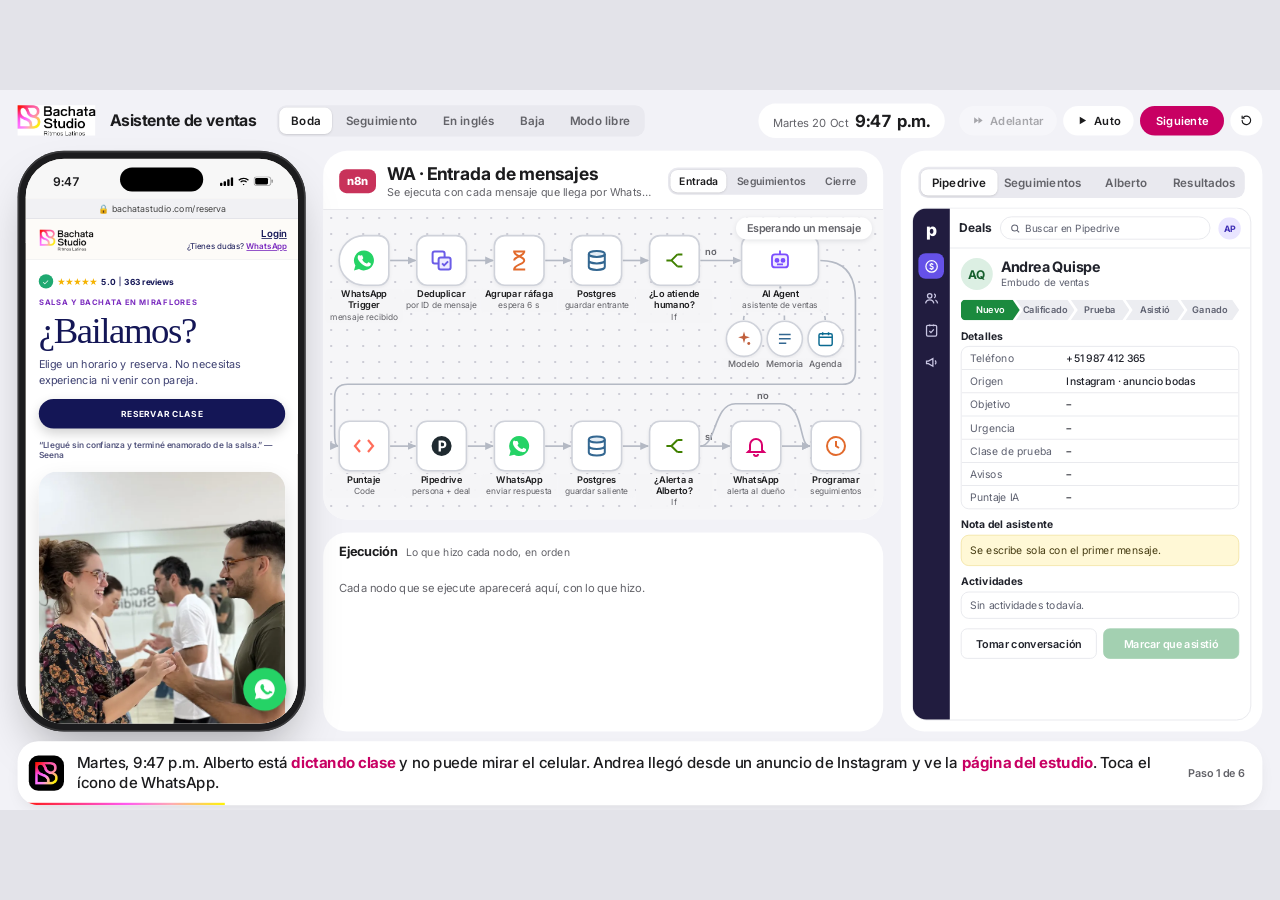
<file: demo/index.html>
<!doctype html>
<html lang="es">
<head>
<meta charset="utf-8">
<meta name="viewport" content="width=device-width, initial-scale=1">
<title>Demo Bachata Studio</title>
<link rel="preconnect" href="https://fonts.googleapis.com">
<link rel="preconnect" href="https://fonts.gstatic.com" crossorigin>
<link href="https://fonts.googleapis.com/css2?family=Inter:wght@400;500;600;700;800&family=Inter+Tight:wght@700;800&display=swap" rel="stylesheet">
<link rel="stylesheet" href="css/base.css">
<link rel="stylesheet" href="css/telefono.css">
<link rel="stylesheet" href="css/flujo.css">
<link rel="stylesheet" href="css/paneles.css">
<link rel="stylesheet" href="css/web.css">
</head>
<body>
<div class="viewport"><div class="stage" id="stage">

<header class="top">
  <img class="logo" src="img/logo.png" alt="Bachata Studio, Ritmos Latinos">
  <h1>Asistente de ventas</h1>
  <div class="seg scns" id="scns" role="group" aria-label="Escenarios"></div>
  <div class="clock" id="clock" title="Reloj de la demo"><span class="d" id="clockD">–</span><span class="t" id="clockT">–</span></div>
  <div class="ctrls">
    <button class="cbtn" id="btnFF" title="Adelantar el reloj al siguiente envío programado (F)">
      <svg viewBox="0 0 24 24" fill="currentColor"><path d="M4 6l8 6-8 6zM12 6l8 6-8 6z"/></svg>Adelantar</button>
    <button class="cbtn" id="btnAuto" title="Reproducir el escenario solo">
      <svg viewBox="0 0 24 24" fill="currentColor"><path d="M7 5l12 7-12 7z"/></svg><span>Auto</span></button>
    <button class="cbtn primary" id="btnNext" title="Siguiente paso (Espacio)">Siguiente</button>
    <button class="cbtn icon" id="btnReset" title="Reiniciar" aria-label="Reiniciar">
      <svg viewBox="0 0 24 24" fill="none" stroke="currentColor" stroke-width="2.2" stroke-linecap="round"><path d="M4 12a8 8 0 1 0 2.4-5.7M4 4v4h4"/></svg></button>
  </div>
</header>

<main class="main">

  <section aria-label="WhatsApp del prospecto">
    <div class="phone">
      <div class="screen">
        <div class="sbar"><span id="sbTime">9:41</span><span class="ic">
          <svg width="17" height="11" viewBox="0 0 17 11" fill="#000"><rect x="0" y="7" width="3" height="4" rx="1"/><rect x="4.5" y="5" width="3" height="6" rx="1"/><rect x="9" y="2.5" width="3" height="8.5" rx="1"/><rect x="13.5" y="0" width="3" height="11" rx="1"/></svg>
          <svg width="15" height="11" viewBox="0 0 15 11" fill="#000"><path d="M7.5 2.2c2.1 0 4 .8 5.5 2.2l1.1-1.1A9.3 9.3 0 0 0 7.5.6 9.3 9.3 0 0 0 .9 3.3L2 4.4a7.7 7.7 0 0 1 5.5-2.2zm0 3.2c1.2 0 2.3.5 3.2 1.3l1.1-1.1a6.1 6.1 0 0 0-8.6 0l1.1 1.1c.9-.8 2-1.3 3.2-1.3zm0 3.2c.4 0 .8.2 1.1.4L7.5 10.1 6.4 9c.3-.2.7-.4 1.1-.4z"/></svg>
          <svg width="25" height="12" viewBox="0 0 25 12"><rect x=".5" y=".5" width="21" height="11" rx="3" fill="none" stroke="#000" opacity=".4"/><rect x="2" y="2" width="16" height="8" rx="1.6" fill="#000"/><rect x="22.5" y="4" width="1.6" height="4" rx=".8" fill="#000" opacity=".4"/></svg></span></div>
        <div class="wa-h">
          <svg class="back" viewBox="0 0 24 24" fill="none" stroke="currentColor" stroke-width="2.4" stroke-linecap="round"><path d="M15 5l-7 7 7 7"/></svg>
          <div class="wa-av"><img src="img/marca.png" alt=""></div>
          <div><b>Bachata Studio <svg viewBox="0 0 24 24"><path fill="#00A884" d="M12 1.5l2.6 1.9 3.2-.1 1 3 2.6 1.9-1 3.1 1 3.1-2.6 1.9-1 3-3.2-.1L12 22.5l-2.6-1.9-3.2.1-1-3L2.6 15.8l1-3.1-1-3.1 2.6-1.9 1-3 3.2.1z"/><path d="M8 12.2l2.7 2.7L16.3 9" fill="none" stroke="#fff" stroke-width="2"/></svg></b><small id="leadLbl">Cuenta de empresa</small></div>
        </div>
        <div class="wa-chat" id="waChat" aria-live="polite"></div>
        <div class="web" id="webView"></div>
        <div class="mp" id="mpView" hidden></div>
        <button class="fab" id="waFab" type="button" aria-label="Abrir WhatsApp"><svg viewBox="0 0 24 24"><path fill="#fff" d="M12 2a10 10 0 0 0-8.6 15.1L2 22l5-1.3A10 10 0 1 0 12 2zm5.2 14.1c-.2.6-1.2 1.2-1.7 1.2-.4.1-1 .1-1.6-.1-3-1.2-4.9-4.2-5.1-4.4-.1-.2-1.2-1.6-1.2-3s.8-2.1 1-2.4c.3-.3.6-.3.8-.3h.6c.2 0 .4 0 .6.5l.8 1.9c.1.2.1.4 0 .6l-.4.6c-.1.2-.3.3-.1.6.2.3.8 1.3 1.7 2.1 1.2 1 2.1 1.3 2.4 1.5.3.1.5.1.7-.1l.9-1c.2-.3.4-.2.6-.1l1.8.9c.3.1.5.2.5.4 0 .2 0 .7-.3 1.1z"/></svg></button>
        <form class="wa-in" id="waForm" autocomplete="off">
          <div class="box"><input id="waInput" placeholder="Escribe como prospecto" aria-label="Escribir como prospecto"></div>
          <button class="send" type="submit" aria-label="Enviar"><svg viewBox="0 0 24 24" fill="currentColor"><path d="M3 20.5l18-8.5L3 3.5l2.2 7.1L14 12l-8.8 1.4z"/></svg></button>
        </form>
      </div>
    </div>
  </section>

  <section class="center" aria-label="Cómo funciona">
    <div class="panel editor">
      <div class="ed-h">
        <span class="n8n" aria-hidden="true">n8n</span>
        <div class="ed-t"><h2 id="wfName">Mensaje nuevo</h2><div class="sub" id="wfSub">–</div></div>
        <div class="seg wf-tabs" id="wfTabs" role="tablist" aria-label="Workflows"></div>
      </div>
      <div class="canvas-wrap"><div class="canvas" id="canvas"></div><span class="status" id="execMeta">Esperando un mensaje</span></div>
    </div>
    <div class="panel exec">
      <div class="ex-h"><h3>Ejecución</h3><span class="sub">Lo que hizo cada nodo, en orden</span></div>
      <ol class="log" id="log"></ol>
    </div>
  </section>

  <section class="panel" aria-label="CRM y seguimiento">
    <div class="panel-h">
      <div class="seg" id="rTabs" role="tablist" aria-label="Paneles">
        <button role="tab" data-rp="crm" aria-selected="true">Pipedrive<i class="badge" id="bdg-crm"></i></button>
        <button role="tab" data-rp="seg" aria-selected="false">Seguimientos<i class="badge" id="bdg-seg"></i></button>
        <button role="tab" data-rp="owner" aria-selected="false">Alberto<i class="badge" id="bdg-owner"></i></button>
        <button role="tab" data-rp="funnel" aria-selected="false">Resultados<i class="badge" id="bdg-funnel"></i></button>
      </div>
    </div>
    <div class="pane on" id="rp-crm"></div>
    <div class="pane" id="rp-seg"></div>
    <div class="pane" id="rp-owner"></div>
    <div class="pane" id="rp-funnel"></div>
  </section>
</main>

<footer class="cap">
  <span class="app"><img src="img/marca.png" alt=""></span>
  <span class="txt" id="capTxt">–</span>
  <span class="stepn" id="capStep">–</span>
  <i class="progress" id="capProg"></i>
</footer>

</div></div>
<script src="js/config.js"></script>
<script src="js/agente.js"></script>
<script src="js/demo.js"></script>
</body>
</html>
</file>
<file: demo/css/base.css>
/* Tokens, lienzo, barra superior, columnas y narración */
:root{
  /* Paleta iOS + tinte de la marca */
  --bg:#F2F2F7;--card:#FFFFFF;--fill:#F2F2F7;--fill2:#E9E9EF;
  --label:#1C1C1E;--label2:#636369;--label3:#76767C;--sep:#E5E5EA;
  --tint:#C80063;--tint-soft:#FFEAF4;
  --green:#34C759;--green-ink:#187A33;--orange:#FF9500;--blue:#0062CC;--red:#FF3B30;
  --marca:linear-gradient(120deg,#FD1405 0%,#FF3D8B 30%,#FF59EF 52%,#FEABB5 74%,#FEF305 100%);
  --wa:#00A884;--wa-out:#D9FDD3;--wa-bg:#EFEAE2;--wa-link:#027EB5;
  --sf:-apple-system,BlinkMacSystemFont,"SF Pro Text","SF Pro Display","Inter","Segoe UI",system-ui,sans-serif;
  --r-xl:30px;--r-l:22px;--r-m:16px;--r-s:12px;
}
*{box-sizing:border-box;margin:0;padding:0}
html,body{height:100%;background:#E3E3E9;overflow:hidden}
body{font-family:var(--sf);color:var(--label);-webkit-font-smoothing:antialiased;font-size:14px;letter-spacing:-.005em}
button{font-family:inherit;color:inherit}
button:focus-visible{outline:3px solid var(--blue);outline-offset:2px}
.viewport{position:fixed;inset:0;display:flex;align-items:center;justify-content:center}
.stage{width:1600px;height:900px;flex:none;position:relative;transform-origin:center center;background:var(--bg);
  display:grid;grid-template-rows:76px 1fr 92px;padding:0 22px;overflow:hidden}

/* ---------- barra superior ---------- */
.top{display:flex;align-items:center;gap:18px;white-space:nowrap}
.top .logo{height:38px}
.top h1{font-size:20px;font-weight:700;letter-spacing:-.02em}
.seg{display:inline-flex;background:var(--fill2);border-radius:12px;padding:3px;gap:2px}
.seg button{border:0;background:transparent;border-radius:9px;padding:8px 15px;font-size:14.5px;font-weight:600;color:var(--label2);cursor:pointer;position:relative;transition:background .2s,color .2s}
.seg button[aria-pressed="true"],.seg button[aria-selected="true"]{background:#fff;color:var(--label);box-shadow:0 1px 3px rgba(0,0,0,.12),0 0 0 .5px rgba(0,0,0,.04)}
.seg .badge{position:absolute;top:3px;right:5px;width:7px;height:7px;border-radius:50%;background:var(--tint);display:none}
.seg .badge.on{display:block}
.scns{margin-left:8px}
.clock{margin-left:auto;display:flex;align-items:baseline;gap:8px;background:var(--card);border-radius:999px;padding:9px 18px}
.clock .d{font-size:14px;color:var(--label2);text-transform:capitalize}
.clock .t{font-size:21px;font-weight:700;font-variant-numeric:tabular-nums;letter-spacing:-.02em}
.clock.ff{animation:ffpulse .5s ease-in-out infinite alternate}
@keyframes ffpulse{to{box-shadow:0 0 0 4px rgba(255,149,0,.35)}}
.ctrls{display:flex;gap:8px}
.cbtn{display:inline-flex;align-items:center;gap:7px;border:0;border-radius:999px;padding:10px 16px;font-size:14px;font-weight:600;cursor:pointer;background:var(--card);color:var(--label)}
.cbtn.icon{padding:10px;width:40px;justify-content:center}
.cbtn svg{width:16px;height:16px}
.cbtn.primary{background:var(--tint);color:#fff;padding:10px 20px}
.cbtn:disabled{opacity:.35;cursor:default}

/* ---------- cuerpo ---------- */
.main{display:grid;grid-template-columns:360px 700px 1fr;gap:22px;min-height:0;padding-bottom:6px}
.main > *{min-height:0}
.panel{background:var(--card);border-radius:var(--r-xl);display:flex;flex-direction:column;min-height:0;overflow:hidden}
.panel-h{padding:20px 22px 12px;display:flex;align-items:center;gap:12px}
.panel-h h2{font-size:24px;font-weight:700;letter-spacing:-.025em}
.panel-h .sub{font-size:13px;color:var(--label2);margin-top:2px}
.pane{flex:1;overflow-y:auto;min-height:0;display:none;padding:0 18px 18px}
.pane.on{display:block}
.pane::-webkit-scrollbar{width:0}

/* ---------- narración ---------- */
.cap{align-self:center;display:flex;align-items:center;gap:16px;background:var(--card);border-radius:26px;padding:14px 22px 14px 14px;position:relative;overflow:hidden;
  box-shadow:0 8px 24px -12px rgba(0,0,0,.18)}
.cap .app{width:44px;height:44px;border-radius:12px;background:#000;display:grid;place-items:center;flex:none}
.cap .app img{width:28px;height:28px}
.cap .stepn{font-size:13.5px;color:var(--label2);font-weight:600;white-space:nowrap}
.cap .txt{font-size:19px;font-weight:500;line-height:1.35;flex:1;letter-spacing:-.01em}
.cap .txt b{font-weight:700;color:var(--tint)}
.progress{position:absolute;left:0;bottom:0;height:3px;background:var(--marca);transition:width .3s}

@media (prefers-reduced-motion: reduce){*{animation:none!important;transition:none!important}}
</file>
<file: demo/css/telefono.css>
/* iPhone del prospecto con el chat de WhatsApp */
/* ---------- iPhone del prospecto ---------- */
.phone{width:100%;height:100%;border-radius:58px;background:#1C1C1E;padding:10px;position:relative;
  box-shadow:0 0 0 2px #3A3A3C inset,0 30px 60px -20px rgba(0,0,0,.35)}
.phone::before{content:"";position:absolute;top:21px;left:50%;width:104px;height:30px;margin-left:-52px;background:#000;border-radius:20px;z-index:3}
.screen{width:100%;height:100%;border-radius:48px;overflow:hidden;display:flex;flex-direction:column;background:var(--wa-bg)}
.sbar{height:50px;background:#F7F7F7;display:flex;justify-content:space-between;align-items:center;padding:6px 30px 0 34px;font-size:15px;font-weight:600;font-variant-numeric:tabular-nums}
.sbar .ic{display:flex;gap:5px;align-items:center}
.wa-h{background:#F7F7F7;display:flex;align-items:center;gap:10px;padding:6px 14px 10px 10px;border-bottom:.5px solid #D9D9DE}
.wa-h .back{width:20px;height:20px;color:var(--blue)}
.wa-av{width:38px;height:38px;border-radius:50%;background:#000;display:grid;place-items:center;overflow:hidden;flex:none}
.wa-av img{width:25px;height:25px}
.wa-h b{font-size:15.5px;font-weight:600;display:flex;align-items:center;gap:4px}
.wa-h b svg{width:15px;height:15px}
.wa-h small{display:block;font-size:12px;color:var(--label2);margin-top:1px}
.wa-chat{flex:1;overflow-y:auto;padding:12px 12px 8px;display:flex;flex-direction:column;gap:4px;scroll-behavior:smooth;
  background-color:var(--wa-bg);background-image:radial-gradient(rgba(0,0,0,.03) 1px,transparent 1.2px);background-size:14px 14px}
.wa-chat::-webkit-scrollbar{width:0}
.chip{align-self:center;background:rgba(255,255,255,.92);color:var(--label2);font-size:12px;font-weight:500;padding:5px 12px;border-radius:999px;margin:8px 0 6px;text-transform:capitalize}
.b{max-width:84%;padding:8px 11px 5px 12px;border-radius:18px;font-size:14.2px;line-height:1.36;position:relative;word-wrap:break-word;animation:pop .25s ease-out}
@keyframes pop{from{opacity:0;transform:translateY(6px) scale(.97)}to{opacity:1;transform:none}}
.b.me{align-self:flex-end;background:var(--wa-out);border-bottom-right-radius:6px}
.b.them{align-self:flex-start;background:#fff;border-bottom-left-radius:6px}
.b .meta{float:right;font-size:10.5px;color:#7A8A92;margin:7px 0 -3px 10px;display:inline-flex;gap:3px;align-items:center}
.b .meta svg{width:16px;height:11px}
.b .tpl-h{font-weight:700;margin-bottom:3px}
.b .tpl-f{font-size:11.5px;color:#8696A0;margin-top:4px}
.b .tag{display:inline-block;font-size:10.5px;font-weight:600;color:#A15C00;background:#FFF3DC;border-radius:999px;padding:1px 8px;margin-bottom:5px}
.b.img{padding:4px 4px 5px}
.b.img .icap{padding:5px 8px 0}
.btns{align-self:flex-start;width:84%;display:grid;gap:4px;margin-top:2px;animation:pop .25s ease-out}
.btns button{background:#fff;border:0;border-radius:16px;padding:10px 6px;color:var(--wa-link);font-size:14px;font-weight:500;cursor:pointer;display:flex;align-items:center;justify-content:center;gap:6px}
.btns button svg{width:14px;height:14px}
.btns button.tapped{background:#DCEFF7}
.btns.used button{color:#A8BEC8;cursor:default}
.typing{align-self:flex-start;background:#fff;border-radius:18px;border-bottom-left-radius:6px;padding:12px 14px;display:flex;gap:4px}
.typing i{width:7px;height:7px;border-radius:50%;background:#A9B3B8;animation:bl 1s infinite}
.typing i:nth-child(2){animation-delay:.15s}.typing i:nth-child(3){animation-delay:.3s}
@keyframes bl{0%,60%,100%{opacity:.35;transform:none}30%{opacity:1;transform:translateY(-3px)}}
.wa-in{display:flex;align-items:center;gap:8px;padding:8px 12px 22px;background:#F7F7F7;border-top:.5px solid #D9D9DE}
.wa-in .box{flex:1;background:#fff;border:.5px solid #D1D1D6;border-radius:999px;padding:9px 15px;display:flex}
.wa-in input{border:0;outline:0;font:inherit;font-size:14.5px;width:100%;background:transparent}
.wa-in .send{width:38px;height:38px;border-radius:50%;background:var(--wa);border:0;display:grid;place-items:center;cursor:pointer;flex:none}
.wa-in .send svg{width:18px;height:18px;color:#fff}
</file>
<file: demo/css/flujo.css>
/* Columna central: editor de n8n (lienzo con nodos) y panel de ejecución */
.center{display:grid;grid-template-rows:auto 1fr;gap:16px;min-height:0}

/* ---------- encabezado del editor ---------- */
.ed-h{display:flex;align-items:center;gap:14px;padding:16px 20px 14px}
.n8n{flex:none;height:30px;padding:0 10px;border-radius:9px;background:#C8325A;color:#fff;font-size:14px;font-weight:800;letter-spacing:-.02em;display:grid;place-items:center}
.ed-t{min-width:0;flex:1}
.ed-t h2{white-space:nowrap;overflow:hidden;text-overflow:ellipsis}
.ed-t h2{font-size:22px;font-weight:700;letter-spacing:-.02em;line-height:1.15}
.ed-t .sub{font-size:13.5px;color:var(--label2);margin-top:2px;white-space:nowrap;overflow:hidden;text-overflow:ellipsis}
.canvas-wrap{position:relative}
.canvas-wrap .status{position:absolute;right:14px;top:10px;box-shadow:0 2px 8px -2px rgba(30,34,48,.18)}
.status{font-size:13.5px;font-weight:600;border-radius:999px;padding:6px 13px;background:#fff;color:var(--label2);white-space:nowrap}
.status.run{background:#FFF4E5;color:#A35E00}
.status.ok{background:#E6F7EA;color:var(--green-ink)}
.active{display:inline-flex;align-items:center;gap:7px;font-size:13.5px;font-weight:600;color:var(--green-ink);white-space:nowrap}
.active i{width:30px;height:18px;border-radius:999px;background:var(--green);position:relative}
.active i::after{content:"";position:absolute;top:2px;right:2px;width:14px;height:14px;border-radius:50%;background:#fff;box-shadow:0 1px 2px rgba(0,0,0,.2)}

/* ---------- lienzo ---------- */
.canvas{position:relative;width:100%;aspect-ratio:686 / 380;background-color:#F6F6F8;
  background-image:radial-gradient(#CDCDD6 1.1px,transparent 1.3px);background-size:20px 20px;border-top:.5px solid var(--sep)}
.canvas svg.wires{position:absolute;inset:0;width:100%;height:100%;overflow:visible}
.wire{fill:none;stroke:#B4B9C4;stroke-width:2;transition:stroke .3s}
.wire.sub{stroke-dasharray:5 5}
.wire.on{stroke:var(--green)}
.items{font-size:11px;font-weight:600;fill:var(--green-ink);opacity:0;transition:opacity .3s}
.items.on{opacity:1}
.branch{font-size:11.5px;font-weight:600;fill:var(--label2)}

/* ---------- nodos ---------- */
.node{position:absolute;width:64px;height:64px;margin:-32px 0 0 -32px;background:#fff;border:2px solid #CFD2DA;border-radius:14px;
  display:grid;place-items:center;box-shadow:0 2px 6px -2px rgba(30,34,48,.12);transition:border-color .25s,box-shadow .25s,opacity .25s}
.node.trig{border-radius:32px 14px 14px 32px}
.node.ai{width:98px;margin-left:-49px}
.node.ai .lbl{width:124px}
.node.sub{width:46px;height:46px;margin:-23px 0 0 -23px;border-radius:50%}
.node > svg{width:30px;height:30px}
.node.sub > svg{width:22px;height:22px}
.node .lbl{position:absolute;top:calc(100% + 5px);left:50%;transform:translateX(-50%);width:96px;background:rgba(246,246,248,.92);border-radius:5px;padding:1px 2px;text-align:center;line-height:1.2;pointer-events:none}
.node .lbl b{display:block;font-size:11.5px;font-weight:600;color:var(--label)}
.node .lbl small{display:block;font-size:10.5px;color:var(--label2);margin-top:1px}
.node.sub .lbl{width:56px;top:calc(100% + 3px)}
.node.sub .lbl b{font-size:11px;font-weight:500;color:var(--label2)}
.node .st{position:absolute;right:-9px;bottom:-9px;width:20px;height:20px;border-radius:50%;background:var(--green);display:none;place-items:center;border:2px solid #fff}
.node .st svg{width:10px;height:10px}
.node.run{border-color:var(--orange);box-shadow:0 0 0 6px rgba(255,149,0,.16)}
.node.run::after{content:"";position:absolute;inset:-7px;border-radius:inherit;border:2px solid transparent;border-top-color:var(--orange);animation:sp .8s linear infinite}
@keyframes sp{to{transform:rotate(360deg)}}
.node.ok{border-color:var(--green)}
.node.ok .st{display:grid}
.node.skip{opacity:.38}

/* ---------- panel de ejecución ---------- */
.exec{min-height:0}
.ex-h{display:flex;align-items:baseline;gap:10px;padding:14px 20px 8px}
.ex-h h3{font-size:16px;font-weight:700;letter-spacing:-.01em}
.ex-h .sub{font-size:13px;color:var(--label2)}
.log{list-style:none;flex:1;overflow-y:auto;padding:0 12px 12px;scrollbar-width:none}
.log::-webkit-scrollbar{width:0}
.le{display:grid;grid-template-columns:26px 132px 1fr auto;gap:10px;align-items:center;padding:7px 8px;border-radius:12px;font-size:14px;animation:pop .25s ease-out}
.le:last-child{background:var(--fill)}
.le .ic svg{width:22px;height:22px;display:block}
.le b{font-weight:600;white-space:nowrap;overflow:hidden;text-overflow:ellipsis}
.le .ds{color:var(--label2);white-space:nowrap;overflow:hidden;text-overflow:ellipsis}
.le .ds b{color:var(--label)}
.le .tm{font-size:12.5px;color:var(--label3);font-variant-numeric:tabular-nums}
.le.skip{opacity:.5}
.log-empty{padding:18px 8px;font-size:14px;color:var(--label2)}

/* pestañas de workflows */
.wf-tabs{margin-left:4px}
.wf-tabs button{padding:6px 11px;font-size:13px}
</file>
<file: demo/css/paneles.css>
/* Panel derecho: Pipedrive, seguimientos, celular de Alberto y resultados */
/* ---------- Pipedrive (vista del deal) ---------- */
#rp-crm{padding:0 14px 14px}
.pd{--pd-side:#211C3F;--pd-violet:#6551E8;--pd-green:#1B8A3E;--pd-green-soft:#E5F4EA;--pd-line:#E4E5EA;--pd-ink:#21232C;--pd-mut:#5E6170;
  display:grid;grid-template-columns:46px 1fr;min-height:100%;border-radius:18px;overflow:hidden;background:#fff;border:1px solid var(--pd-line);color:var(--pd-ink)}
.pd-side{background:var(--pd-side);display:flex;flex-direction:column;align-items:center;gap:8px;padding:12px 0}
.pd-p{width:28px;height:28px;border-radius:8px;display:grid;place-items:center;color:#fff;font-size:22px;font-weight:800;letter-spacing:-.04em;line-height:1;margin-bottom:8px}
.pd-side i{width:32px;height:32px;border-radius:9px;display:grid;place-items:center;color:#C9C6E3}
.pd-side i svg{width:19px;height:19px}
.pd-side i.on{background:var(--pd-violet);color:#fff}
.pd-main{position:relative;min-width:0;display:flex;flex-direction:column}
.pd-top{display:flex;align-items:center;gap:10px;padding:10px 12px;border-bottom:1px solid var(--pd-line)}
.pd-top > b{font-size:15px;font-weight:700}
.pd-search{flex:1;display:flex;align-items:center;gap:6px;border:1px solid var(--pd-line);border-radius:999px;padding:6px 11px;font-size:12.5px;color:var(--pd-mut);white-space:nowrap;overflow:hidden}
.pd-search svg{width:14px;height:14px;flex:none}
.pd-me{width:28px;height:28px;border-radius:50%;background:#E9E5FF;color:#3F2FB5;font-size:11px;font-weight:700;display:grid;place-items:center;flex:none}
.pd-body{padding:12px 14px 14px}
.pd-deal{display:flex;align-items:center;gap:10px}
.pd-av{width:40px;height:40px;border-radius:50%;background:#DCEFE3;color:#155F2D;display:grid;place-items:center;font-weight:700;font-size:15px;flex:none}
.pd-ttl{min-width:0;flex:1}
.pd-ttl h3{font-size:18px;font-weight:700;letter-spacing:-.02em;line-height:1.15;white-space:nowrap;overflow:hidden;text-overflow:ellipsis}
.pd-ttl small{display:block;font-size:12.5px;color:var(--pd-mut);margin-top:1px}
.pill{font-size:12px;font-weight:600;border-radius:999px;padding:3px 10px;white-space:nowrap}
.pill.hot{background:#FFE5E3;color:#C4261D}.pill.warm{background:#FFF1D6;color:#A15C00}.pill.cold{background:#E3EEFB;color:#1F5FA8}
.pd-st{font-size:12.5px;font-weight:700;border-radius:6px;padding:4px 10px;color:#fff}
.pd-st.won{background:var(--pd-green)}.pd-st.lost{background:#C4261D}
.pd-flag{margin-top:10px;font-size:12.5px;font-weight:600;color:#4B2BA8;background:#EFEAFF;border-radius:8px;padding:6px 10px}
.pd-stages{display:flex;margin:12px 0 2px}
.pd-stages span{flex:1;height:26px;display:grid;place-items:center;font-size:11.5px;font-weight:600;color:var(--pd-mut);background:#ECEDF1;margin-right:-5px;white-space:nowrap;
  clip-path:polygon(0 0,calc(100% - 9px) 0,100% 50%,calc(100% - 9px) 100%,0 100%,9px 50%);transition:background .35s,color .35s}
.pd-stages span:first-child{clip-path:polygon(0 0,calc(100% - 9px) 0,100% 50%,calc(100% - 9px) 100%,0 100%);border-radius:6px 0 0 6px}
.pd-stages span:last-child{margin-right:0}
.pd-stages span.on{background:var(--pd-green);color:#fff}
.pd-stages span.lost{background:#8C8D96;color:#fff}
.pd-body h4{font-size:13px;font-weight:700;margin:11px 0 5px}
.pd-f{display:grid;gap:0;border:1px solid var(--pd-line);border-radius:10px;overflow:hidden}
.pd-f div{display:grid;grid-template-columns:110px 1fr;gap:10px;padding:6px 11px;font-size:13px;transition:background .5s}
.pd-f div + div{border-top:1px solid var(--pd-line)}
.pd-f dt{color:var(--pd-mut)}
.pd-f dd{font-weight:500;display:flex;align-items:center;gap:8px;min-width:0;overflow:hidden;text-overflow:ellipsis;white-space:nowrap}
.pd-f div.flash{background:#FFF6DB}
.pd-sc{display:inline-block;width:70px;height:6px;border-radius:999px;background:#ECEDF1;overflow:hidden}
.pd-sc i{display:block;height:100%;background:var(--pd-green);border-radius:999px}
.pd-note{background:#FFF8D6;border:1px solid #F1E3A0;border-radius:10px;padding:9px 11px;font-size:13px;line-height:1.45;color:#463C12}
.pd-acts{list-style:none;border:1px solid var(--pd-line);border-radius:10px;overflow:hidden}
.pd-act{display:flex;gap:10px;align-items:flex-start;padding:8px 11px;font-size:13px}
.pd-act + .pd-act{border-top:1px solid var(--pd-line)}
.pd-act .ck{width:18px;height:18px;border-radius:50%;border:1.5px solid #B7B9C3;flex:none;display:grid;place-items:center;margin-top:1px}
.pd-act .ck svg{width:11px;height:11px}
.pd-act b{display:block;font-weight:600}
.pd-act small{display:block;font-size:12px;color:var(--pd-green);font-weight:500;margin-top:1px}
.pd-act.done .ck{background:var(--pd-green);border-color:var(--pd-green)}
.pd-act.done b{text-decoration:line-through;color:var(--pd-mut)}
.pd-act.done small{color:var(--pd-mut)}
.pd-act.none{color:var(--pd-mut)}
.pd-btns{display:flex;gap:8px;margin-top:12px}
.pd-btns[hidden]{display:none}
.pd-toast{position:static!important;margin:12px 14px 14px;align-self:flex-start}
.pbtn{flex:1;border:1px solid var(--pd-line);background:#fff;border-radius:8px;padding:10px;font-size:13.5px;font-weight:600;color:var(--pd-ink);cursor:pointer}
.pbtn.g{background:var(--pd-green);border-color:var(--pd-green);color:#fff}
.pbtn:disabled{opacity:.4;cursor:default}
.pbtn.pulse{animation:ring 1s ease-in-out infinite}
@keyframes ring{50%{transform:scale(1.03)}}
.pd-toast{position:absolute;right:12px;bottom:12px;display:flex;align-items:center;gap:10px;background:#fff;border:1px solid var(--pd-line);border-radius:12px;padding:10px 14px 10px 10px;
  box-shadow:0 10px 24px -8px rgba(20,22,40,.25);animation:pop .3s ease-out}
.pd-p.big{background:var(--pd-green);width:38px;height:38px;font-size:26px;margin:0;border-radius:10px}
.pd-toast span{font-size:17px;font-weight:800;letter-spacing:-.02em}
.pd-toast small{display:block;font-size:12px;font-weight:500;color:var(--pd-mut);letter-spacing:0}
.empty{padding:40px 14px;color:var(--label2);font-size:14px;text-align:center;line-height:1.45}

/* ---------- seguimientos ---------- */
.q-intro{font-size:13.5px;color:var(--label2);line-height:1.45;padding:2px 4px 12px}
.job{display:grid;grid-template-columns:74px 1fr auto;gap:12px;align-items:center;background:var(--fill);border-radius:var(--r-m);padding:12px 14px;margin-bottom:8px;animation:pop .25s ease-out}
.job .when{font-size:12.5px;line-height:1.3;color:var(--label2)}
.job .when b{display:block;font-size:15px;color:var(--label);font-weight:600;font-variant-numeric:tabular-nums}
.job .what b{font-size:14.5px;font-weight:600;display:block}
.job .what span{font-size:12.5px;color:var(--label2)}
.job .what em{font-style:normal;color:var(--orange)}
.st-pill{font-size:12px;font-weight:600;border-radius:999px;padding:4px 10px;white-space:nowrap;background:#fff;color:var(--label2)}
.st-pill.sent{background:#E0F5E5;color:var(--green-ink)}
.st-pill.canc{background:#fff;color:var(--label3)}
.st-pill.next{background:var(--label);color:#fff}
.job.cancel{opacity:.55}.job.cancel .what b{text-decoration:line-through}

/* ---------- celular de Alberto ---------- */
.mini{border-radius:var(--r-l);overflow:hidden;display:flex;flex-direction:column;height:100%;min-height:420px;background:var(--wa-bg)}
.mini .wa-h{padding:12px 14px}
.mini-chat{flex:1;padding:12px;display:flex;flex-direction:column;gap:8px;overflow-y:auto}
.alert{align-self:flex-start;max-width:92%;background:#fff;border-radius:18px;border-bottom-left-radius:6px;padding:10px 13px 8px;font-size:13.5px;line-height:1.42;animation:pop .25s ease-out}
.alert .hd{font-weight:700;margin-bottom:3px}
.alert .meta{display:block;text-align:right;font-size:10.5px;color:#7A8A92;margin-top:2px}
.alert-btns{display:flex;gap:6px;margin-top:8px}
.alert-btns button{flex:1;border:0;border-radius:12px;background:var(--fill);color:var(--wa-link);font-size:13px;font-weight:600;padding:8px 4px;cursor:pointer}
.alert-btns button:disabled{color:#A8BEC8;cursor:default}

/* ---------- resultados ---------- */
.kpis{display:grid;grid-template-columns:1fr 1fr;gap:10px}
.kpi{background:var(--fill);border-radius:var(--r-l);padding:16px 16px 14px}
.kpi .n{font-size:34px;font-weight:800;letter-spacing:-.04em;line-height:1}
.kpi .t{font-size:13px;color:var(--label2);margin-top:6px;line-height:1.35}
.kpi.big{grid-column:1 / -1;background:var(--label);color:#fff}
.kpi.big .t{color:#C7C7CC}

/* pestañas del panel a todo el ancho */
#rTabs{display:flex;width:100%}
#rTabs button{flex:1;padding:8px 6px}
</file>
<file: demo/css/web.css>
/* Dentro del celular: web del estudio, pago con Mercado Pago (simulado) y comprobante de Yape */
/* ===== web del estudio dentro del celular ===== */
.screen{position:relative}
.web,.mp{position:absolute;left:0;right:0;top:50px;bottom:0;background:#fff;overflow-y:auto;z-index:5;font-family:"Inter",sans-serif;color:#141656}
.web::-webkit-scrollbar,.mp::-webkit-scrollbar{width:0}
.web[hidden],.mp[hidden],.fab[hidden]{display:none}
.wb-url{position:sticky;top:0;z-index:2;background:#F1F1F4;font-size:11px;color:#444;text-align:center;padding:5px 0;border-bottom:1px solid #E1E1E6}
.wb-h{display:flex;justify-content:space-between;align-items:center;padding:8px 14px;background:#FDFBF8;border-bottom:1px solid #EEE}
.wb-h img{height:34px}.wb-h div{text-align:right;font-size:12px}.wb-h u{color:#141656;font-weight:600}.wb-h small{display:block;font-size:10px;margin-top:2px}.wb-h small u{color:#7B2CBF}
.wb-hero{padding:18px 16px 22px;background:#fff}
.wb-rate{display:flex;align-items:center;gap:5px;font-size:10.5px;margin-bottom:12px}.wb-rate i{width:18px;height:18px;border-radius:50%;background:#1FA971;color:#fff;font-style:normal;display:grid;place-items:center;font-size:10px}.wb-rate .st{color:#F5B301;letter-spacing:-1px}.wb-rate s{width:1px;height:12px;background:#141656}
.wb-eye{font-size:9.5px;font-weight:700;letter-spacing:.12em;color:#7B2CBF}.wb-eye.c{text-align:center}
.wb-hero h1{font-family:Georgia,"Times New Roman",serif;font-weight:400;font-size:46px;letter-spacing:-.04em;line-height:1.05;margin:6px 0 8px}
.wb-hero p{font-size:13.5px;line-height:1.45;color:#3F4272;margin-bottom:14px}
.wb-cta{display:block;text-align:center;background:#141656;color:#fff;font-size:10.5px;font-weight:700;letter-spacing:.07em;padding:12px;border-radius:999px;box-shadow:0 6px 14px rgba(0,0,0,.18);margin:10px 0}
.wb-q{font-size:10.5px;font-weight:600;color:#55577F;margin:14px 0 14px}
.wb-img{width:100%;border-radius:22px;display:block;box-shadow:0 14px 30px rgba(0,0,0,.12)}
.wb-lav{background:#F0E6FD;padding:26px 12px 22px}
.wb-lav h2,.wb-plans h2{font-family:Georgia,"Times New Roman",serif;font-weight:400;font-size:34px;letter-spacing:-.04em;text-align:center;margin:4px 0 14px}
.wb-cal{background:#11195C;border-radius:18px;padding:12px 10px;color:#fff;font-size:10px}
.wb-cal .lg{display:flex;flex-wrap:wrap;gap:4px 9px;justify-content:center;margin-bottom:9px}.wb-cal .lg i{display:inline-block;width:11px;height:11px;border-radius:3px;font-size:7px;font-style:normal;text-align:center;line-height:11px;margin-right:3px}
.lg .g{background:#1FA971}.lg .p{background:#E8447D}.lg .y{background:#E9A100}
.wb-cal .fl{display:grid;grid-template-columns:1fr 1fr;gap:6px}.wb-cal .inp{border:1px solid #4C5598;border-radius:5px;padding:8px;color:#C6C9EE;font-size:10.5px}.wb-cal .inp.c{text-align:center;color:#fff}
.wb-cal .dy{display:grid;grid-template-columns:repeat(7,1fr);text-align:center;font-size:8.5px;margin:12px 0 8px;line-height:1.5}.wb-cal .dy .on{font-weight:800}
.wb-cal .cl{background:#9C9EC8;border-radius:12px;padding:9px 11px;margin-top:7px;display:grid;gap:5px;color:#141656;font-size:11px}.wb-cal .cl b{font-size:12px}.wb-cal .cl span{color:#2E1C78}.wb-cal .cl .r{display:flex;justify-content:space-between;color:#141656}.wb-cal .cl em{font-style:normal}
.wb-plans{background:#FAF3F3;padding:26px 14px 24px}.wb-plans p.c{text-align:center;font-size:12px;color:#3F4272;margin:-6px 0 12px}
.pl{display:flex;justify-content:space-between;align-items:center;background:#fff;border:1px solid #DDD8E5;border-radius:16px;padding:13px 14px;margin-bottom:8px}
.pl.sel{border:1.5px solid #8A3FC9}.pl b{font-size:15px}.pl small{font-size:9.5px;font-weight:600;color:#55577F;margin-left:3px}.pl span{text-align:right}.pl em{display:block;font-style:normal;font-size:8.5px;font-weight:600;color:#55577F}.pl strong{font-size:19px;font-weight:800}
.wb-plans .or{text-align:center;font-size:10px;color:#5F5F66;margin:6px 0}
.wb-ft{text-align:center;font-size:10px;color:#5F5F66;padding:14px;background:#fff}
.fab{position:absolute;right:14px;bottom:16px;width:54px;height:54px;border-radius:50%;background:#25D366;display:grid;place-items:center;z-index:7;border:0;cursor:pointer;box-shadow:0 6px 16px rgba(0,0,0,.28);animation:fabp 2s ease-in-out infinite}
.fab svg{width:30px;height:30px}.fab.tapped{transform:scale(.88);animation:none}
@keyframes fabp{0%,100%{box-shadow:0 6px 16px rgba(0,0,0,.28),0 0 0 0 rgba(37,211,102,.55)}50%{box-shadow:0 6px 16px rgba(0,0,0,.28),0 0 0 11px rgba(37,211,102,0)}}
/* ===== pago Mercado Pago (simulado) ===== */
.mp{background:#F4F5FB;z-index:8}.mp-bar{position:sticky;top:0;z-index:3;background:#F1F1F4;font-size:11px;color:#444;text-align:center;padding:5px 0;border-bottom:1px solid #E1E1E6}
.mp-pg{padding:20px 16px 24px;position:relative}.mp-pg.lav{background:#FAF3F3;min-height:100%}.mp-pg h2{font-family:Georgia,serif;font-weight:400;font-size:30px;text-align:center;letter-spacing:-.03em;margin:4px 0 14px}.mp-pg .eyebrow{text-align:center;font-size:9.5px;font-weight:700;letter-spacing:.12em;color:#7B2CBF}
.mp-pg h3{font-size:19px;margin:10px 0 4px}.mut{font-size:11.5px;color:#55577F;line-height:1.4}.mut.c{text-align:center;margin:8px 0}
.mp-pg label{display:block;font-size:10px;font-weight:600;margin:12px 0 4px;color:#141656}
.mp-pg input{width:100%;border:1px solid #C9CBE3;border-radius:8px;padding:10px;font:inherit;font-size:12.5px;color:#141656;background:#fff;outline:0}
.mp-btn{display:block;width:100%;background:#141656;color:#fff;border:0;border-radius:999px;font-weight:700;font-size:11px;letter-spacing:.06em;padding:12px;margin-top:14px;cursor:pointer}.mp-btn.sm{width:auto;padding:9px 16px;border-radius:7px;font-size:11.5px;letter-spacing:0;margin:0}.mp-btn.tapped{transform:scale(.96);background:#2A2D86}
.mp-btn.pay{background:#7B2CBF;width:auto;padding:12px 22px;margin-top:16px}.mp-ghost{border:1px solid #141656;background:#fff;color:#141656;border-radius:7px;padding:9px 14px;font-size:11.5px}
.mp-or{text-align:center;font-size:11px;color:#5F5F66;margin-top:10px}.mp-or u{color:#7B2CBF}
.fit-logo{display:inline-block;background:#7B2CBF;color:#fff;border-radius:10px;padding:7px 12px;font-family:"Inter Tight",sans-serif;font-size:16px;font-weight:700;letter-spacing:.02em}.fit-logo b{font-weight:800}.fit-logo.sm{font-size:13px;padding:5px 9px}
.mp-dim{position:absolute;inset:0;background:rgba(40,42,70,.55);display:flex;align-items:flex-start;justify-content:center;padding-top:70px;z-index:4}
.wz{background:#fff;border-radius:10px;width:92%;box-shadow:0 14px 34px rgba(0,0,0,.3);overflow:hidden}
.wz-steps{display:flex;align-items:center;padding:16px 14px 10px;border-bottom:1px solid #EEE;gap:4px}.wz-steps hr{flex:1;border:0;border-top:1.5px solid #CFCFE0;margin:0 0 14px}
.wz-steps div{display:flex;flex-direction:column;align-items:center;gap:4px;font-size:9.5px;color:#666}.wz-steps i{width:20px;height:20px;border-radius:50%;background:#B7B8D2;color:#fff;font-style:normal;font-size:10px;display:grid;place-items:center}.wz-steps .on i,.wz-steps .ok i{background:#141656}.wz-steps .on span{font-weight:700;color:#141656}
.wz h4{font-size:15px;padding:14px 16px 4px;color:#3A3F6B}.wz .mut{padding:0 16px 14px}
.wz-row{display:grid;grid-template-columns:1fr 1.3fr;gap:12px;padding:8px 16px 16px;font-size:12px}.wz-row small{display:block;font-size:10.5px;color:#55577F;margin-top:6px}.wz-row b{font-size:18px}.wz-row div:last-child b{font-size:11.5px}
.rd{display:flex;align-items:center;gap:9px;padding:6px 16px;font-size:12.5px;color:#3A3F6B}.rd i{width:16px;height:16px;border-radius:50%;border:1.5px solid #141656;display:inline-block}.rd i.on{box-shadow:inset 0 0 0 3.5px #fff;background:#141656}
.wz-sum{margin:14px;border:1px solid #141656;border-radius:6px;padding:10px 12px;font-size:12px}.wz-sum div{display:flex;justify-content:space-between;border-top:1px solid #DDD;padding:7px 0;margin-top:7px}.wz-sum .tot{font-weight:700}
.wz-ft{display:flex;justify-content:space-between;align-items:center;padding:10px 14px;border-top:1px solid #EEE}
.co-h{display:flex;align-items:center;gap:8px;font-weight:700;font-size:13px}
.co-chips{display:flex;flex-wrap:wrap;gap:6px;margin:10px 0}.co-chips span{border:1px solid #E5D8EE;background:#FBF4FA;border-radius:10px;padding:5px 8px;font-size:10px;font-weight:600}.mpb{background:#141656;color:#fff;border-radius:50%;padding:2px 3px;font-size:8px}
.co-tot{display:flex;justify-content:space-between;align-items:center;margin-top:10px;font-size:12px}.co-tot b{border:1px solid #C9CBE3;border-radius:8px;padding:5px 9px;font-size:11px}
.co-it{display:flex;justify-content:space-between;background:#fff;border:1px solid #DDE;border-radius:8px;padding:10px;margin:9px 0;font-size:12px;font-weight:700}.co-it small{display:block;font-size:9.5px;color:#5F5F66;font-weight:400}
.co-card{background:#fff;border:1.5px dashed #C9CBE3;border-radius:12px;padding:12px}.co-card h5{font-size:13px;display:flex;justify-content:space-between}.co-card h5 em{font-style:normal;font-size:8px;color:#888}
.co-card .two{display:grid;grid-template-columns:1fr 1fr;gap:8px}
.mp-pg.ok{text-align:center;padding-top:90px}.okc{width:64px;height:64px;border-radius:50%;background:#1FA971;color:#fff;font-size:34px;display:grid;place-items:center;margin:0 auto 10px}
/* ===== comprobante Yape ===== */
.b.img{padding:3px}.yp{width:222px;background:#650C85;border-radius:10px;overflow:hidden;color:#fff;font-family:"Inter",sans-serif}
.yp-sb{display:flex;justify-content:space-between;padding:7px 14px 0;font-size:10px}.yp-sb em{font-style:normal;background:#F7C948;color:#000;border-radius:4px;padding:0 3px;margin-left:3px;font-size:8px}
.yp-top{display:flex;align-items:center;justify-content:space-between;padding:8px 10px 10px;position:relative;border:1px solid rgba(201,167,232,.35);margin:6px 8px 0;border-radius:4px}
.yp-yo{display:flex;flex-direction:column;align-items:center;font-family:"Inter Tight",serif;font-style:italic}.yp-yo i{background:#2CC3B7;border-radius:50%;width:16px;height:16px;font-size:8px;font-style:normal;font-weight:800;display:grid;place-items:center}.yp-yo b{font-size:18px}
.yp-med{width:62px;height:62px}.yp-name{font-family:Georgia,serif;font-size:11px;line-height:1.1;color:#C9A7E8;text-align:right;letter-spacing:.03em}.yp-x{position:absolute;right:-2px;top:-14px;width:26px;height:26px;border-radius:50%;background:rgba(155,100,190,.7);display:grid;place-items:center;font-size:10px}
.yp-card{background:#fff;color:#33305C;margin:8px 8px 0;border-radius:14px;padding:11px 12px 10px}.yp-h{display:flex;justify-content:space-between;align-items:center}.yp-h b{color:#8E2AAE;font-size:14px}.yp-h span{color:#2CC3B7;font-size:9.5px;font-weight:600}
.yp-amt{font-size:34px;font-weight:700;margin:6px 0 2px;letter-spacing:-.02em}.yp-amt small{font-size:17px;margin-right:2px}.yp-to{font-size:13px;font-weight:600}.yp-dt{font-size:10px;color:#6C6A8C;margin:4px 0 8px;padding-bottom:8px;border-bottom:1px solid #E4E3EE}
.yp-sec{display:flex;justify-content:space-between;align-items:center;font-size:8px;font-weight:700;color:#6C6A8C;padding-bottom:8px;border-bottom:1px solid #E4E3EE}.yp-sec u{text-decoration:none;background:#2CC3B7;color:#fff;border-radius:50%;padding:0 4px;font-size:7px}.yp-sec em{display:flex;gap:3px;font-style:normal}.yp-sec em i{background:#F0EFF5;border-radius:4px;color:#33305C;font-style:normal;font-size:12px;padding:3px 6px;font-weight:600}
.yp-dat{padding-top:8px}.yp-dat .t{font-size:8px;font-weight:700;color:#6C6A8C;margin-bottom:5px}.yp-dat .r{display:flex;justify-content:space-between;font-size:10px;padding:3px 0}.yp-dat .r span{color:#4B4973}.yp-dat .r b{font-weight:600}
.yp-more{margin:8px 8px 8px;background:#4B0A66;border-radius:12px;padding:10px;font-size:11px}.yp-more u{text-decoration:none;background:#F7C948;color:#000;border-radius:5px;font-size:8px;padding:1px 5px;margin-left:4px;font-weight:700}
.btns button.cta svg{width:15px;height:15px}
</file>
